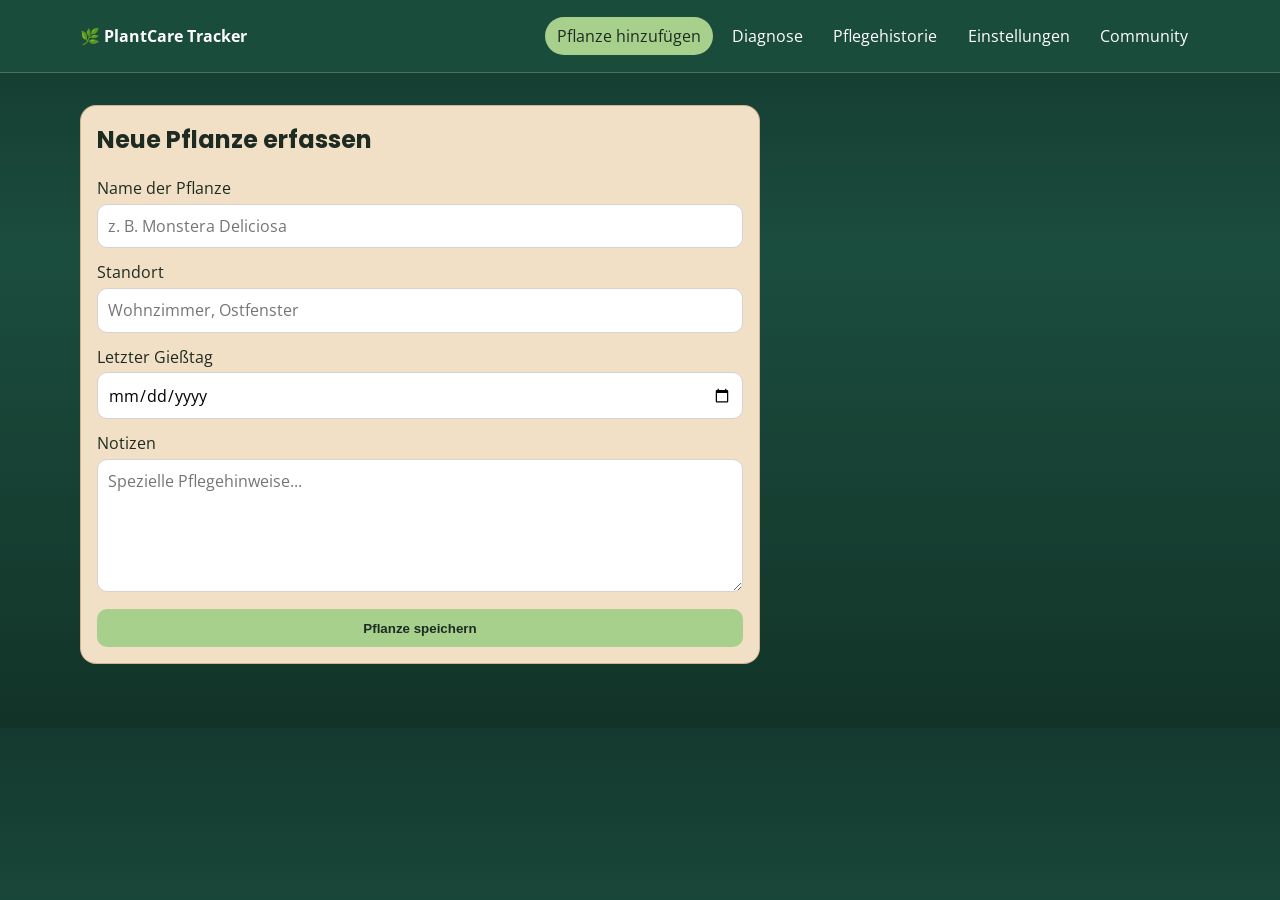
<file: add-plant.html>
<!doctype html>
<html lang="de">
  <head>
    <meta charset="UTF-8" />
    <meta name="viewport" content="width=device-width, initial-scale=1.0" />
    <title>PlantCare Tracker · Pflanze hinzufügen</title>
    <link rel="preconnect" href="https://fonts.googleapis.com" />
    <link rel="preconnect" href="https://fonts.gstatic.com" crossorigin />
    <link
      href="https://fonts.googleapis.com/css2?family=Poppins:wght@500;600;700&family=Open+Sans:wght@400;500;600&display=swap"
      rel="stylesheet"
    />
    <link rel="stylesheet" href="styles.css" />
  </head>
  <body data-page="add-plant">
    <header class="site-header">
      <div class="container nav-wrap">
        <a class="logo" href="index.html">🌿 PlantCare Tracker</a>
        <button class="menu-toggle" id="menuToggle" aria-label="Navigation öffnen">☰</button>
        <nav class="main-nav" id="mainNav">
          <a href="add-plant.html">Pflanze hinzufügen</a>
          <a href="diagnose.html">Diagnose</a>
          <a href="history.html">Pflegehistorie</a>
          <a href="settings.html">Einstellungen</a>
          <a href="community.html">Community</a>
        </nav>
      </div>
    </header>

    <main class="container page fade-up">
      <section class="panel form-panel">
        <h1>Neue Pflanze erfassen</h1>
        <form class="plant-form">
          <label>
            Name der Pflanze
            <input type="text" placeholder="z. B. Monstera Deliciosa" />
          </label>
          <label>
            Standort
            <input type="text" placeholder="Wohnzimmer, Ostfenster" />
          </label>
          <label>
            Letzter Gießtag
            <input type="date" />
          </label>
          <label>
            Notizen
            <textarea rows="5" placeholder="Spezielle Pflegehinweise..."></textarea>
          </label>
          <button type="submit" class="btn">Pflanze speichern</button>
        </form>
      </section>
    </main>

    <script src="script.js"></script>
  </body>
</html>
</file>
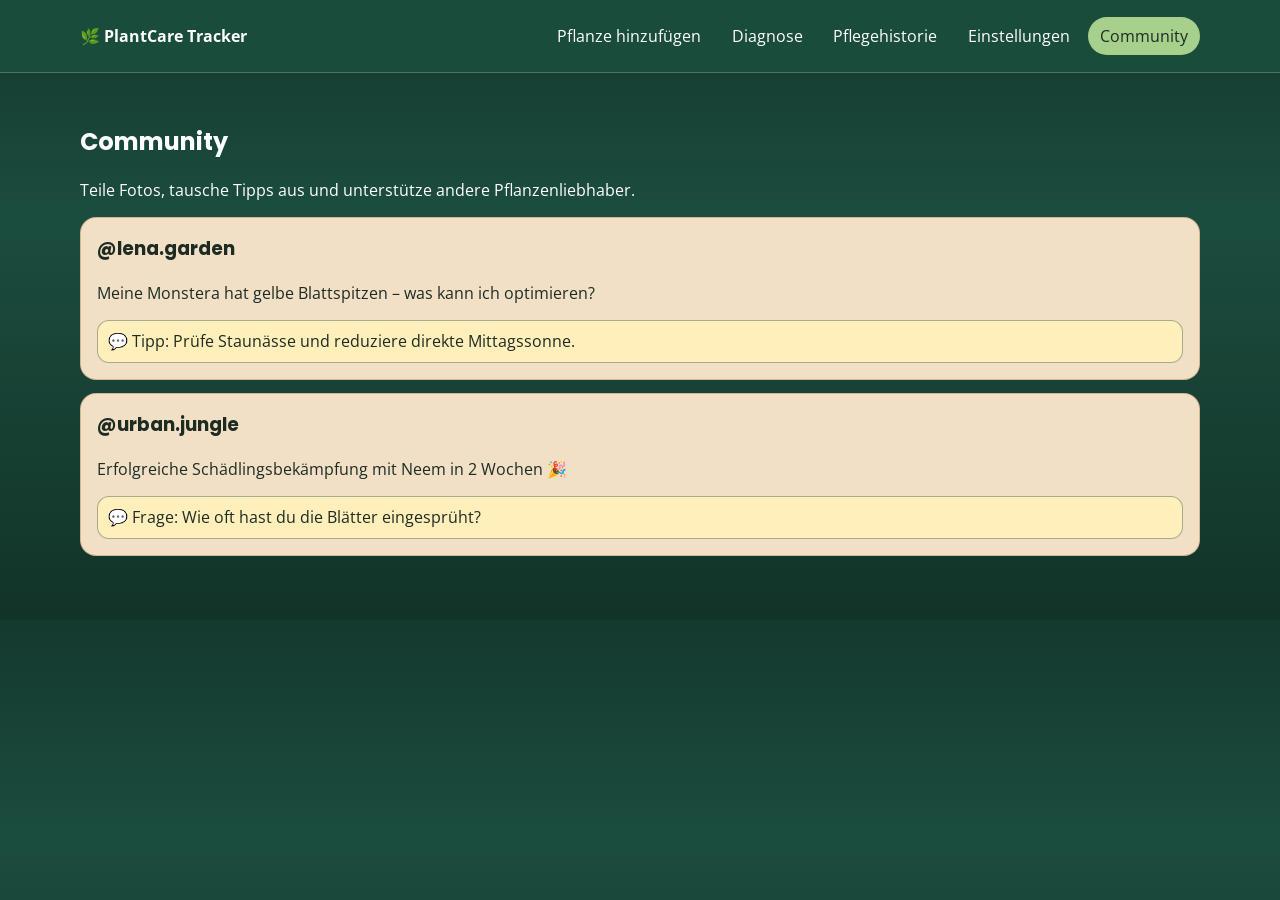
<file: community.html>
<!doctype html>
<html lang="de">
  <head>
    <meta charset="UTF-8" />
    <meta name="viewport" content="width=device-width, initial-scale=1.0" />
    <title>PlantCare Tracker · Community</title>
    <link rel="preconnect" href="https://fonts.googleapis.com" />
    <link rel="preconnect" href="https://fonts.gstatic.com" crossorigin />
    <link
      href="https://fonts.googleapis.com/css2?family=Poppins:wght@500;600;700&family=Open+Sans:wght@400;500;600&display=swap"
      rel="stylesheet"
    />
    <link rel="stylesheet" href="styles.css" />
  </head>
  <body data-page="community">
    <header class="site-header">
      <div class="container nav-wrap">
        <a class="logo" href="index.html">🌿 PlantCare Tracker</a>
        <button class="menu-toggle" id="menuToggle" aria-label="Navigation öffnen">☰</button>
        <nav class="main-nav" id="mainNav">
          <a href="add-plant.html">Pflanze hinzufügen</a>
          <a href="diagnose.html">Diagnose</a>
          <a href="history.html">Pflegehistorie</a>
          <a href="settings.html">Einstellungen</a>
          <a href="community.html">Community</a>
        </nav>
      </div>
    </header>

    <main class="container page fade-up">
      <section class="section-head">
        <h1>Community</h1>
        <p>Teile Fotos, tausche Tipps aus und unterstütze andere Pflanzenliebhaber.</p>
      </section>

      <section class="community-feed">
        <article class="card post hover-rise">
          <h3>@lena.garden</h3>
          <p>Meine Monstera hat gelbe Blattspitzen – was kann ich optimieren?</p>
          <div class="comment-box">💬 Tipp: Prüfe Staunässe und reduziere direkte Mittagssonne.</div>
        </article>
        <article class="card post hover-rise">
          <h3>@urban.jungle</h3>
          <p>Erfolgreiche Schädlingsbekämpfung mit Neem in 2 Wochen 🎉</p>
          <div class="comment-box">💬 Frage: Wie oft hast du die Blätter eingesprüht?</div>
        </article>
      </section>
    </main>

    <script src="script.js"></script>
  </body>
</html>
</file>
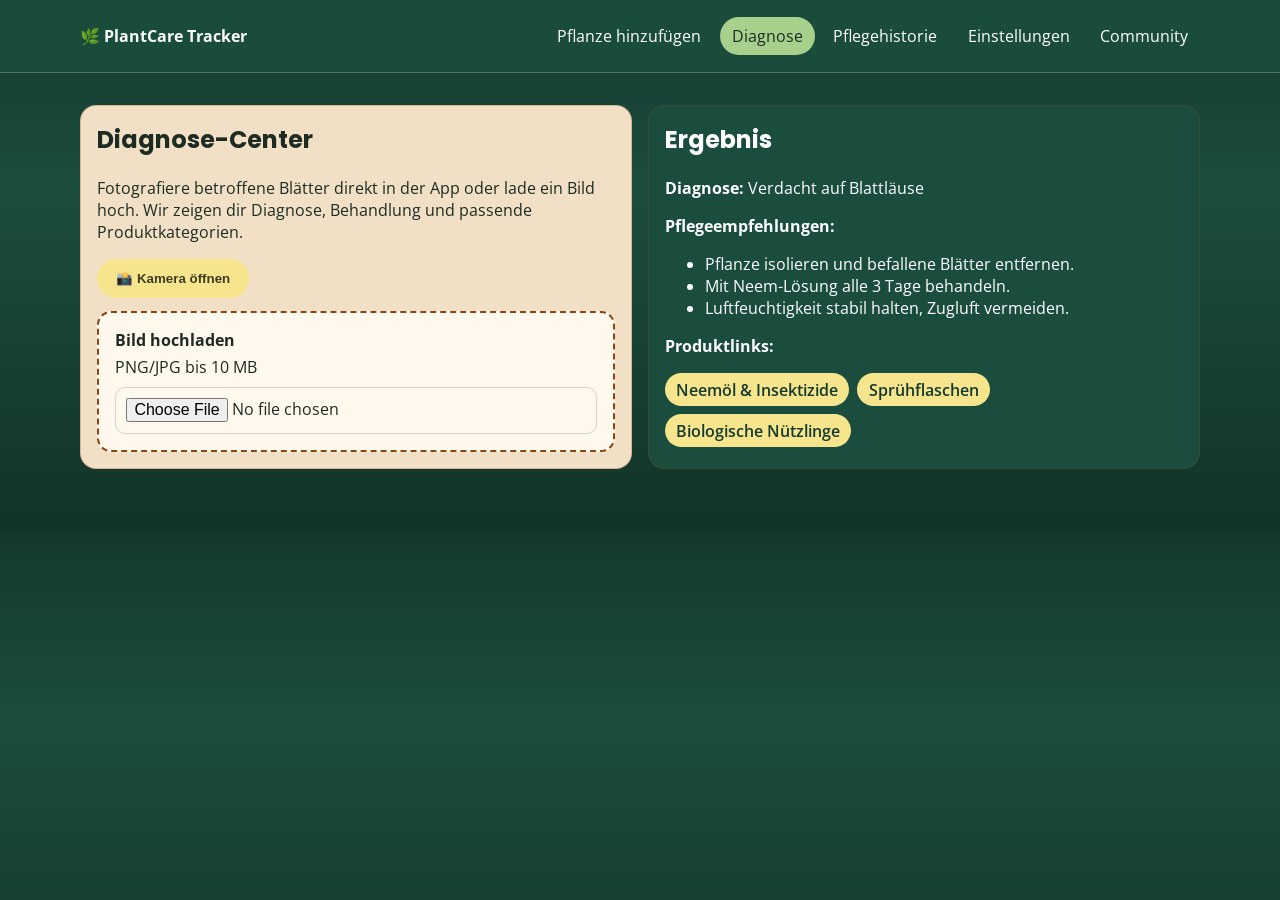
<file: diagnose.html>
<!doctype html>
<html lang="de">
  <head>
    <meta charset="UTF-8" />
    <meta name="viewport" content="width=device-width, initial-scale=1.0" />
    <title>PlantCare Tracker · Diagnose</title>
    <link rel="preconnect" href="https://fonts.googleapis.com" />
    <link rel="preconnect" href="https://fonts.gstatic.com" crossorigin />
    <link
      href="https://fonts.googleapis.com/css2?family=Poppins:wght@500;600;700&family=Open+Sans:wght@400;500;600&display=swap"
      rel="stylesheet"
    />
    <link rel="stylesheet" href="styles.css" />
  </head>
  <body data-page="diagnose">
    <header class="site-header">
      <div class="container nav-wrap">
        <a class="logo" href="index.html">🌿 PlantCare Tracker</a>
        <button class="menu-toggle" id="menuToggle" aria-label="Navigation öffnen">☰</button>
        <nav class="main-nav" id="mainNav">
          <a href="add-plant.html">Pflanze hinzufügen</a>
          <a href="diagnose.html">Diagnose</a>
          <a href="history.html">Pflegehistorie</a>
          <a href="settings.html">Einstellungen</a>
          <a href="community.html">Community</a>
        </nav>
      </div>
    </header>

    <main class="container page fade-up two-col">
      <section class="panel">
        <h1>Diagnose-Center</h1>
        <p>
          Fotografiere betroffene Blätter direkt in der App oder lade ein Bild hoch. Wir zeigen
          dir Diagnose, Behandlung und passende Produktkategorien.
        </p>
        <button class="camera-btn" type="button">📸 Kamera öffnen</button>
        <label class="upload-box" for="diagnoseUpload">
          <strong>Bild hochladen</strong>
          <span>PNG/JPG bis 10 MB</span>
          <input id="diagnoseUpload" type="file" accept="image/*" />
        </label>
      </section>

      <section class="panel dark-result hover-rise">
        <h2>Ergebnis</h2>
        <p><strong>Diagnose:</strong> Verdacht auf Blattläuse</p>
        <p><strong>Pflegeempfehlungen:</strong></p>
        <ul>
          <li>Pflanze isolieren und befallene Blätter entfernen.</li>
          <li>Mit Neem-Lösung alle 3 Tage behandeln.</li>
          <li>Luftfeuchtigkeit stabil halten, Zugluft vermeiden.</li>
        </ul>
        <p><strong>Produktlinks:</strong></p>
        <div class="pill-links">
          <a href="#">Neemöl & Insektizide</a>
          <a href="#">Sprühflaschen</a>
          <a href="#">Biologische Nützlinge</a>
        </div>
      </section>
    </main>

    <script src="script.js"></script>
  </body>
</html>
</file>
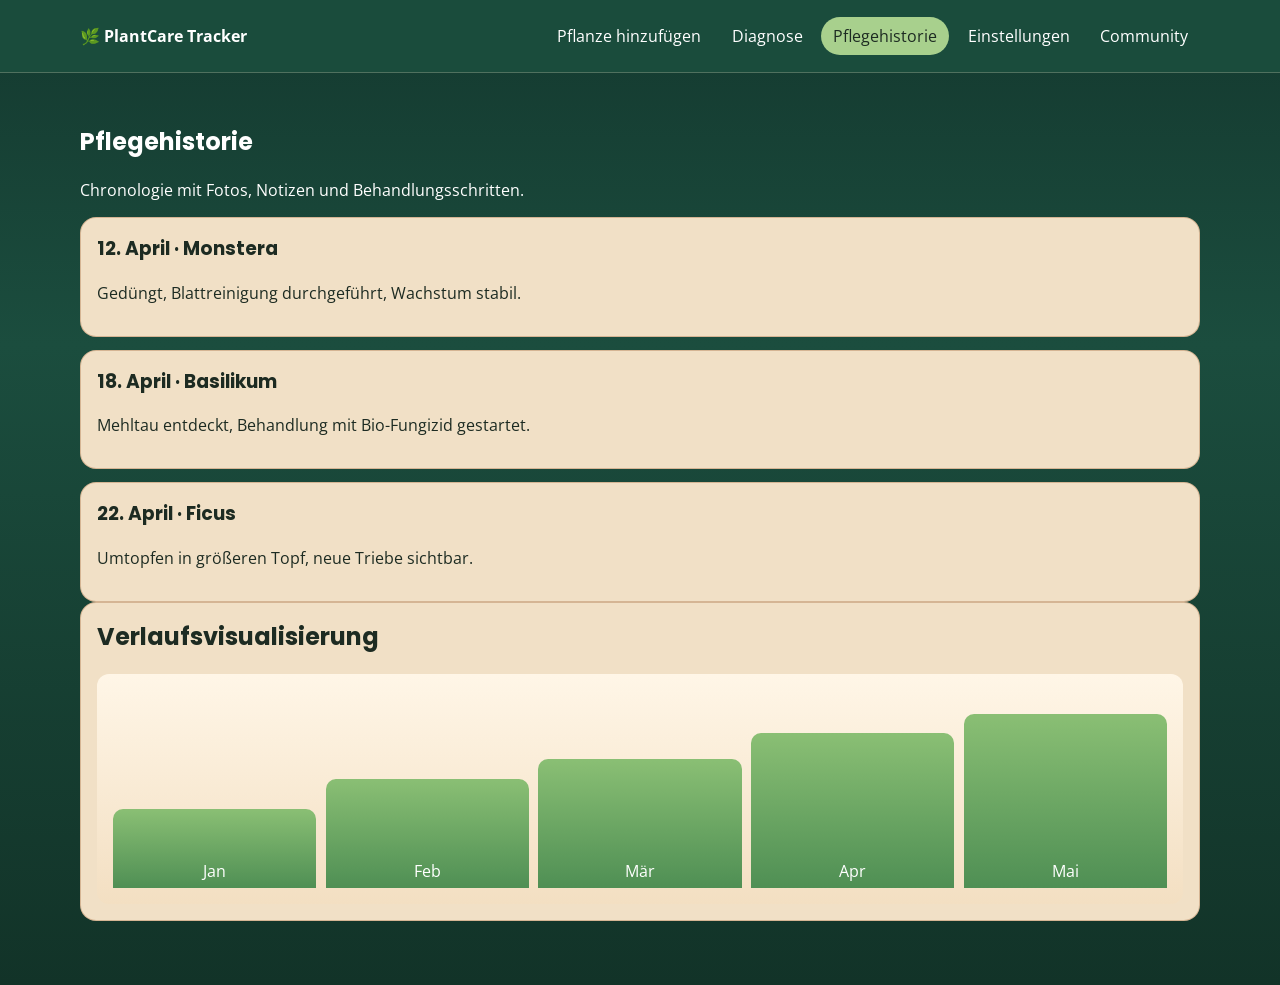
<file: history.html>
<!doctype html>
<html lang="de">
  <head>
    <meta charset="UTF-8" />
    <meta name="viewport" content="width=device-width, initial-scale=1.0" />
    <title>PlantCare Tracker · Pflegehistorie</title>
    <link rel="preconnect" href="https://fonts.googleapis.com" />
    <link rel="preconnect" href="https://fonts.gstatic.com" crossorigin />
    <link
      href="https://fonts.googleapis.com/css2?family=Poppins:wght@500;600;700&family=Open+Sans:wght@400;500;600&display=swap"
      rel="stylesheet"
    />
    <link rel="stylesheet" href="styles.css" />
  </head>
  <body data-page="history">
    <header class="site-header">
      <div class="container nav-wrap">
        <a class="logo" href="index.html">🌿 PlantCare Tracker</a>
        <button class="menu-toggle" id="menuToggle" aria-label="Navigation öffnen">☰</button>
        <nav class="main-nav" id="mainNav">
          <a href="add-plant.html">Pflanze hinzufügen</a>
          <a href="diagnose.html">Diagnose</a>
          <a href="history.html">Pflegehistorie</a>
          <a href="settings.html">Einstellungen</a>
          <a href="community.html">Community</a>
        </nav>
      </div>
    </header>

    <main class="container page fade-up">
      <section class="section-head">
        <h1>Pflegehistorie</h1>
        <p>Chronologie mit Fotos, Notizen und Behandlungsschritten.</p>
      </section>

      <section class="timeline-grid">
        <article class="card timeline-card hover-rise">
          <h3>12. April · Monstera</h3>
          <p>Gedüngt, Blattreinigung durchgeführt, Wachstum stabil.</p>
        </article>
        <article class="card timeline-card hover-rise">
          <h3>18. April · Basilikum</h3>
          <p>Mehltau entdeckt, Behandlung mit Bio-Fungizid gestartet.</p>
        </article>
        <article class="card timeline-card hover-rise">
          <h3>22. April · Ficus</h3>
          <p>Umtopfen in größeren Topf, neue Triebe sichtbar.</p>
        </article>
      </section>

      <section class="panel chart-panel">
        <h2>Verlaufsvisualisierung</h2>
        <div class="simple-chart" role="img" aria-label="Gesundheitsverlauf">
          <span style="height: 40%">Jan</span>
          <span style="height: 55%">Feb</span>
          <span style="height: 65%">Mär</span>
          <span style="height: 78%">Apr</span>
          <span style="height: 88%">Mai</span>
        </div>
      </section>
    </main>

    <script src="script.js"></script>
  </body>
</html>
</file>
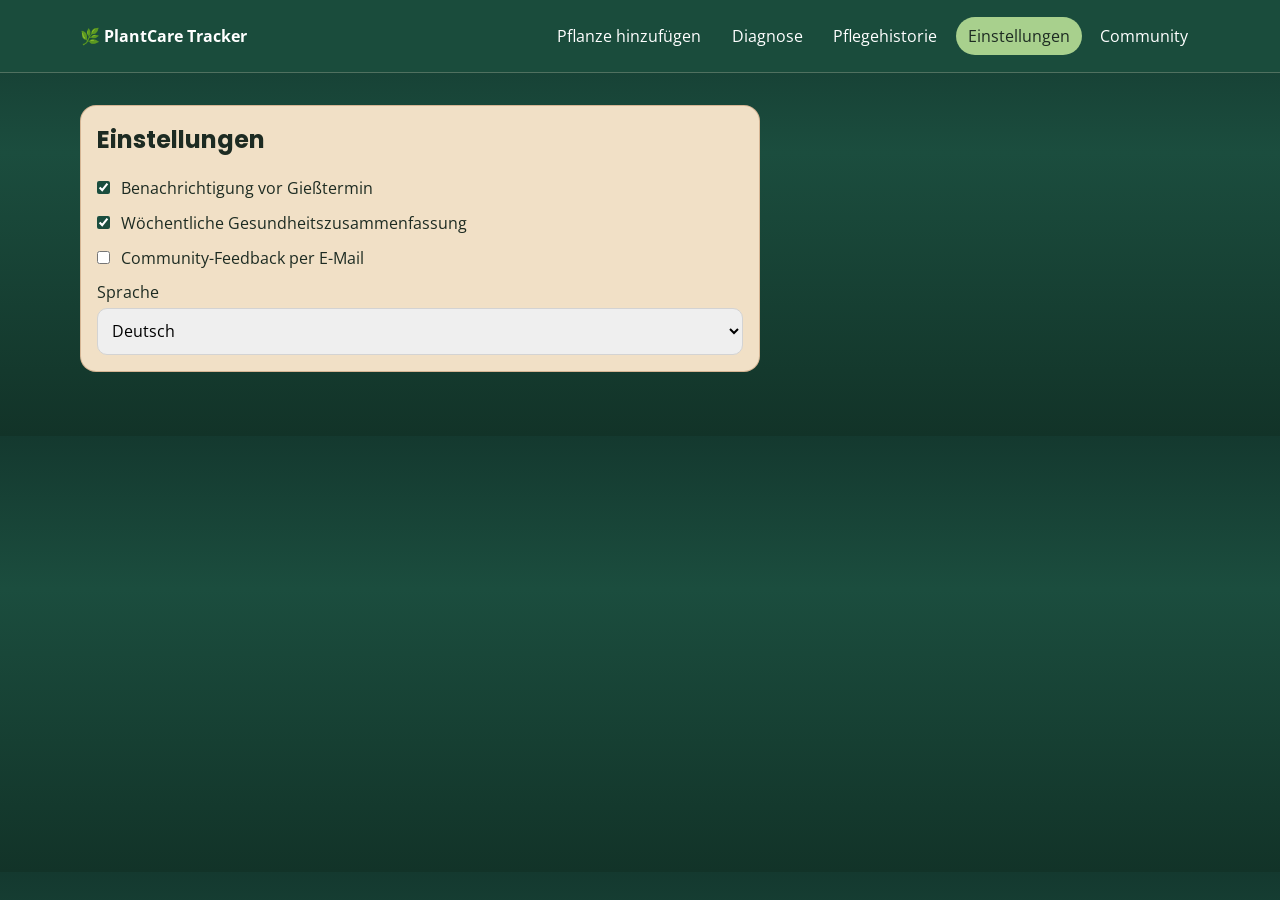
<file: settings.html>
<!doctype html>
<html lang="de">
  <head>
    <meta charset="UTF-8" />
    <meta name="viewport" content="width=device-width, initial-scale=1.0" />
    <title>PlantCare Tracker · Einstellungen</title>
    <link rel="preconnect" href="https://fonts.googleapis.com" />
    <link rel="preconnect" href="https://fonts.gstatic.com" crossorigin />
    <link
      href="https://fonts.googleapis.com/css2?family=Poppins:wght@500;600;700&family=Open+Sans:wght@400;500;600&display=swap"
      rel="stylesheet"
    />
    <link rel="stylesheet" href="styles.css" />
  </head>
  <body data-page="settings">
    <header class="site-header">
      <div class="container nav-wrap">
        <a class="logo" href="index.html">🌿 PlantCare Tracker</a>
        <button class="menu-toggle" id="menuToggle" aria-label="Navigation öffnen">☰</button>
        <nav class="main-nav" id="mainNav">
          <a href="add-plant.html">Pflanze hinzufügen</a>
          <a href="diagnose.html">Diagnose</a>
          <a href="history.html">Pflegehistorie</a>
          <a href="settings.html">Einstellungen</a>
          <a href="community.html">Community</a>
        </nav>
      </div>
    </header>

    <main class="container page fade-up">
      <section class="panel form-panel">
        <h1>Einstellungen</h1>
        <form class="settings-list">
          <label><input type="checkbox" checked /> Benachrichtigung vor Gießtermin</label>
          <label><input type="checkbox" checked /> Wöchentliche Gesundheitszusammenfassung</label>
          <label><input type="checkbox" /> Community-Feedback per E-Mail</label>
          <label>
            Sprache
            <select>
              <option>Deutsch</option>
              <option>English</option>
            </select>
          </label>
        </form>
      </section>
    </main>

    <script src="script.js"></script>
  </body>
</html>
</file>
<file: styles.css>
:root {
  --green-dark: #1b4d3e;
  --beige: #f1e0c6;
  --green-light: #a8d08d;
  --brown: #8b4513;
  --white: #ffffff;
  --yellow-soft: #f6e58d;
  --gray-light: #d3d3d3;
  --text-dark: #1d2b22;
}

* {
  box-sizing: border-box;
}

body {
  margin: 0;
  background: linear-gradient(180deg, #14392f 0%, var(--green-dark) 35%, #123328 100%);
  color: var(--white);
  font-family: 'Open Sans', Arial, sans-serif;
}

h1,
h2,
h3 {
  font-family: Poppins, Arial, sans-serif;
  margin-top: 0;
}

.container {
  width: min(1120px, 92vw);
  margin: 0 auto;
}

.site-header {
  position: sticky;
  top: 0;
  z-index: 10;
  background: rgba(27, 77, 62, 0.95);
  border-bottom: 1px solid rgba(241, 224, 198, 0.25);
  backdrop-filter: blur(4px);
}

.nav-wrap {
  min-height: 72px;
  display: flex;
  align-items: center;
  justify-content: space-between;
  gap: 1rem;
}

.logo {
  text-decoration: none;
  font-weight: 700;
  color: var(--white);
}

.main-nav {
  display: flex;
  gap: 0.4rem;
  flex-wrap: wrap;
}

.main-nav a {
  text-decoration: none;
  color: var(--white);
  padding: 0.5rem 0.75rem;
  border-radius: 999px;
  transition: 0.25s ease;
}

.main-nav a:hover,
.main-nav a.active {
  background: var(--green-light);
  color: var(--text-dark);
}

.menu-toggle {
  display: none;
  border: 0;
  background: transparent;
  color: var(--white);
  font-size: 1.4rem;
}

.page {
  padding: 2rem 0 4rem;
}

.panel,
.card {
  background: var(--beige);
  color: var(--text-dark);
  border-radius: 16px;
  border: 1px solid rgba(139, 69, 19, 0.28);
  padding: 1rem;
}

.hero-panel {
  margin-bottom: 1.5rem;
}

.button-row {
  display: flex;
  flex-wrap: wrap;
  gap: 0.7rem;
}

.btn {
  display: inline-block;
  text-decoration: none;
  border: 0;
  padding: 0.7rem 1rem;
  border-radius: 10px;
  background: var(--green-light);
  color: var(--text-dark);
  font-weight: 600;
  cursor: pointer;
  transition: transform 0.2s ease, filter 0.2s ease;
}

.btn:hover,
.btn-alt:hover,
.gallery-btn:hover,
.camera-btn:hover {
  transform: translateY(-2px);
  filter: brightness(1.05);
}

.btn-alt {
  background: var(--yellow-soft);
  color: #203020;
}

.section-head {
  margin: 1.2rem 0 0.7rem;
}

.plant-grid {
  display: grid;
  gap: 1rem;
  grid-template-columns: repeat(auto-fit, minmax(260px, 1fr));
}

.plant-card {
  overflow: hidden;
  padding: 0;
}

.plant-card img {
  width: 100%;
  height: 190px;
  object-fit: cover;
}


.plant-main-link,
.card-title-link,
.status-link {
  text-decoration: none;
}

.plant-main-link {
  display: block;
}

.card-title-link h3 {
  color: var(--text-dark);
  margin-bottom: 0.4rem;
}

.status-link {
  display: inline-block;
  margin-bottom: 0.3rem;
}

.mini-gallery a {
  display: inline-flex;
}

.card-content {
  padding: 1rem;
}

.status {
  font-weight: 600;
  color: var(--brown);
}

.status.good {
  color: #26572f;
}

.status.warning {
  color: #a33b1e;
}

.mini-gallery {
  margin: 0.7rem 0;
  display: flex;
  gap: 0.45rem;
  align-items: center;
  padding: 0.5rem;
  border-radius: 12px;
  border: 2px solid var(--green-dark);
  background: var(--white);
}

.mini-gallery img {
  width: 58px;
  height: 58px;
  border-radius: 9px;
  object-fit: cover;
}

.gallery-btn {
  border: 1px dashed var(--green-dark);
  background: #f6fdf3;
  color: var(--green-dark);
  border-radius: 10px;
  padding: 0.4rem;
  font-weight: 600;
  text-decoration: none;
}

.link-action {
  color: var(--green-dark);
  font-weight: 600;
  text-decoration: none;
}

.two-col {
  display: grid;
  grid-template-columns: repeat(2, minmax(0, 1fr));
  gap: 1rem;
}

.camera-btn {
  border: 0;
  background: var(--yellow-soft);
  color: #3d3d22;
  border-radius: 100px;
  padding: 0.75rem 1.2rem;
  font-weight: 700;
  margin-bottom: 0.8rem;
  cursor: pointer;
}

.upload-box {
  display: flex;
  flex-direction: column;
  gap: 0.3rem;
  border: 2px dashed var(--brown);
  border-radius: 14px;
  padding: 1rem;
  background: #fff8ec;
}

.upload-box input {
  margin-top: 0.4rem;
}

.dark-result {
  background: var(--green-dark);
  color: var(--white);
}

.pill-links {
  display: flex;
  flex-wrap: wrap;
  gap: 0.5rem;
}

.pill-links a {
  text-decoration: none;
  color: #14392f;
  background: var(--yellow-soft);
  border-radius: 999px;
  padding: 0.35rem 0.7rem;
  font-weight: 600;
}

.timeline-grid,
.community-feed {
  display: grid;
  gap: 0.8rem;
}

.simple-chart {
  height: 230px;
  background: linear-gradient(180deg, #fff6e7 0%, #f3dfc2 100%);
  border-radius: 12px;
  padding: 1rem;
  display: flex;
  gap: 0.6rem;
  align-items: end;
}

.simple-chart span {
  flex: 1;
  background: linear-gradient(180deg, #8abf74 0%, #4f8f54 100%);
  color: var(--white);
  border-radius: 10px 10px 0 0;
  display: flex;
  justify-content: center;
  align-items: flex-end;
  padding-bottom: 0.35rem;
}

.form-panel {
  max-width: 680px;
}

.plant-form,
.settings-list {
  display: grid;
  gap: 0.8rem;
}

input:not([type='checkbox']):not([type='radio']),
textarea,
select {
  width: 100%;
  border: 1px solid var(--gray-light);
  border-radius: 10px;
  padding: 0.65rem;
  margin-top: 0.3rem;
  font: inherit;
}

input[type='checkbox'],
input[type='radio'] {
  width: auto;
  margin: 0 0.45rem 0 0;
  accent-color: var(--green-dark);
}

.comment-box {
  border: 1px solid rgba(27, 77, 62, 0.4);
  background: #ffefbb;
  border-radius: 12px;
  padding: 0.6rem;
}

.toast {
  position: fixed;
  right: 1rem;
  bottom: 1rem;
  background: var(--beige);
  color: var(--brown);
  border-radius: 14px;
  border: 1px solid rgba(139, 69, 19, 0.4);
  padding: 0.7rem 1rem;
  opacity: 0;
  transform: translateY(20px);
  transition: 0.4s ease;
}

.toast.show {
  opacity: 1;
  transform: translateY(0);
}

.hover-rise {
  transition: transform 0.25s ease, box-shadow 0.25s ease;
}

.hover-rise:hover {
  transform: translateY(-4px);
  box-shadow: 0 12px 24px rgba(0, 0, 0, 0.17);
}

.fade-up {
  animation: fadeUp 0.55s ease both;
}

@keyframes fadeUp {
  from {
    opacity: 0;
    transform: translateY(12px);
  }
  to {
    opacity: 1;
    transform: translateY(0);
  }
}

@media (max-width: 900px) {
  .two-col {
    grid-template-columns: 1fr;
  }
}

@media (max-width: 760px) {
  .menu-toggle {
    display: block;
  }

  .main-nav {
    display: none;
    width: 100%;
    background: #174536;
    border: 1px solid rgba(241, 224, 198, 0.25);
    border-radius: 14px;
    padding: 0.5rem;
    position: absolute;
    top: 68px;
    left: 4vw;
    right: 4vw;
  }

  .main-nav.open {
    display: grid;
  }

  .nav-wrap {
    position: relative;
    flex-wrap: wrap;
  }
}
</file>
